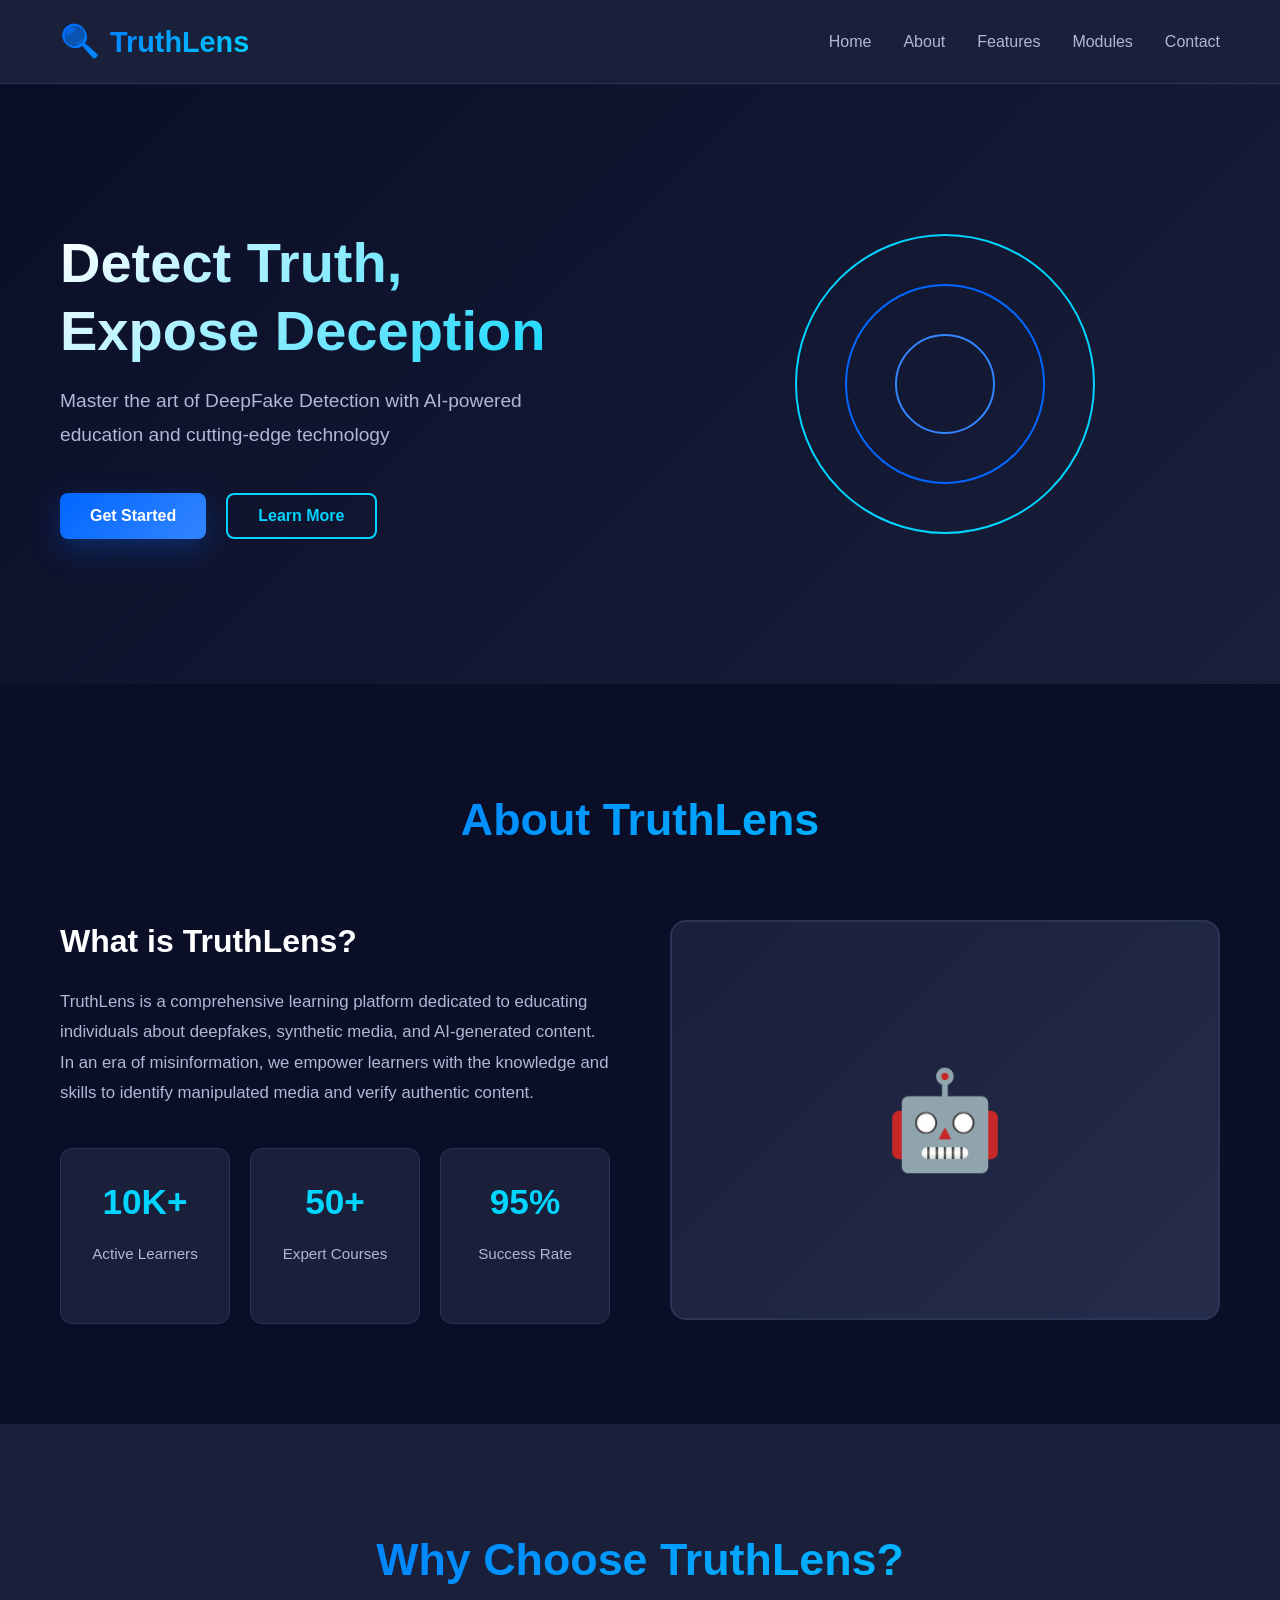
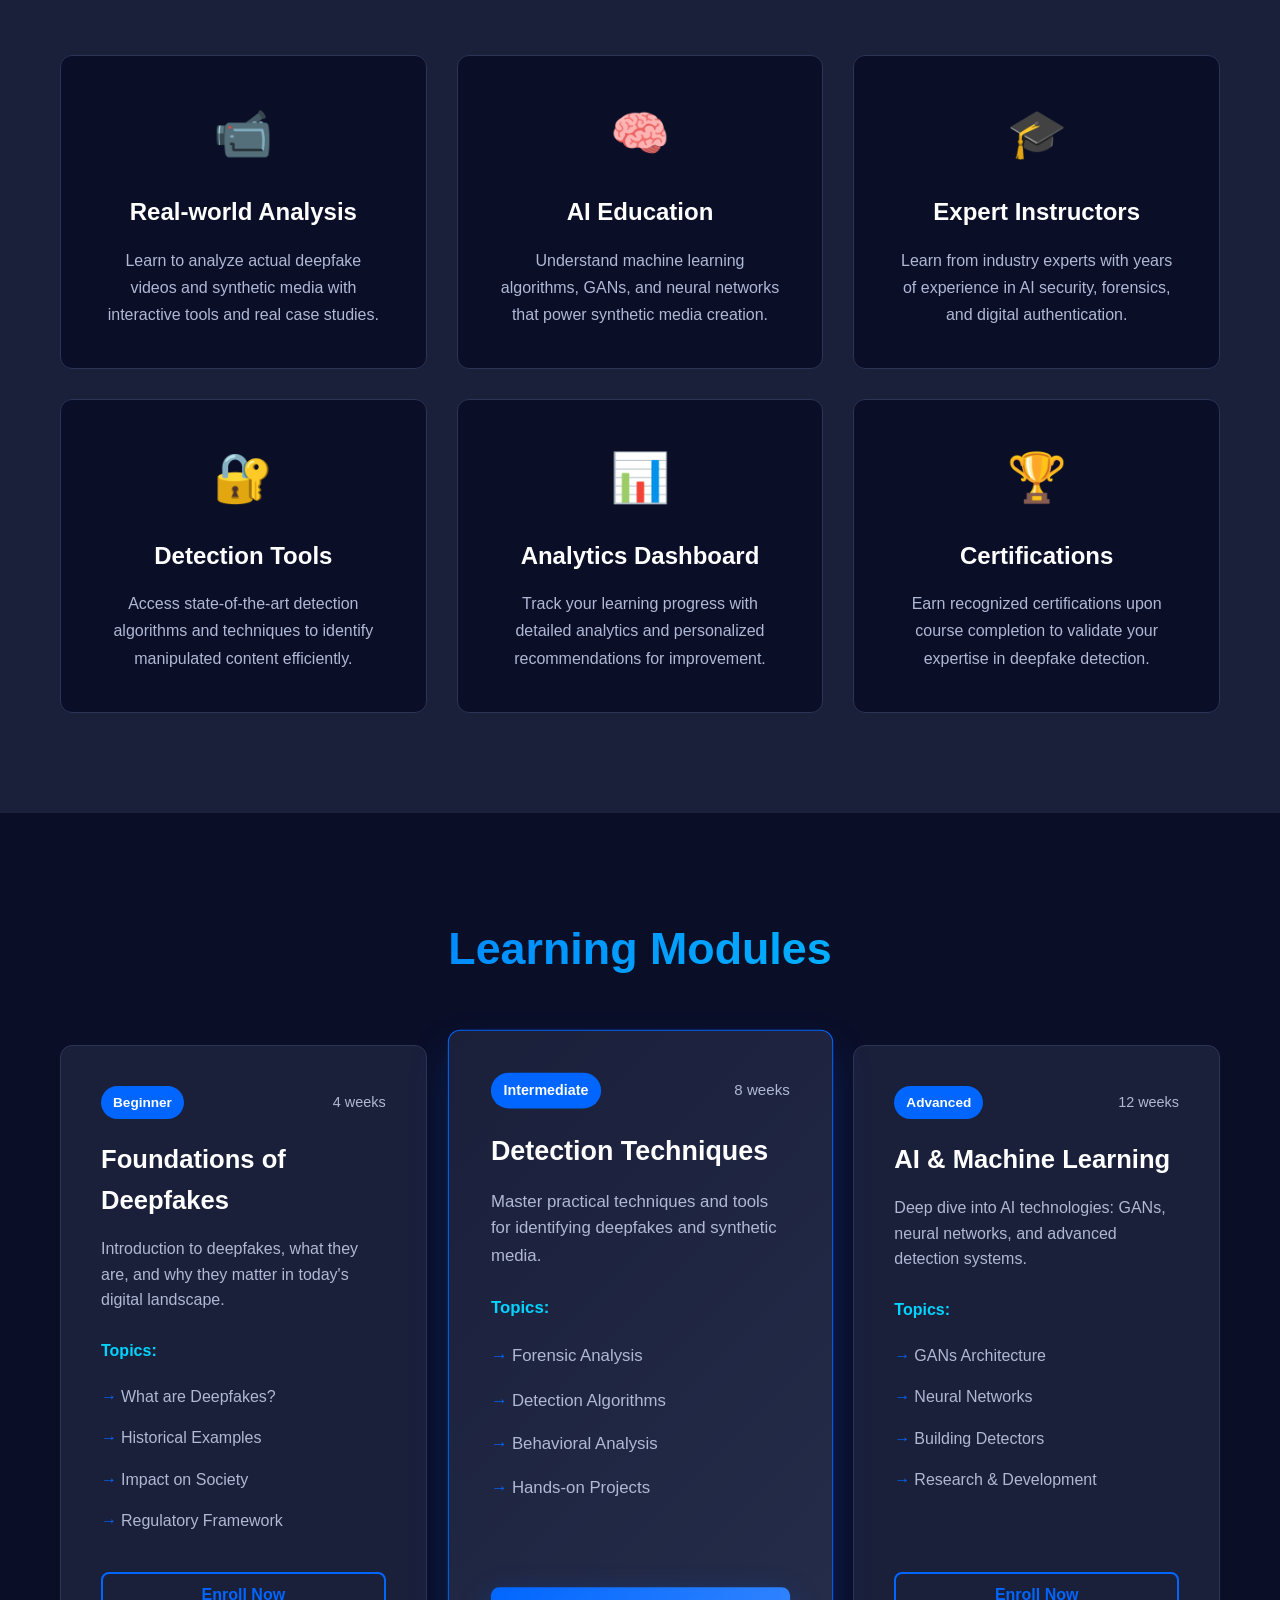
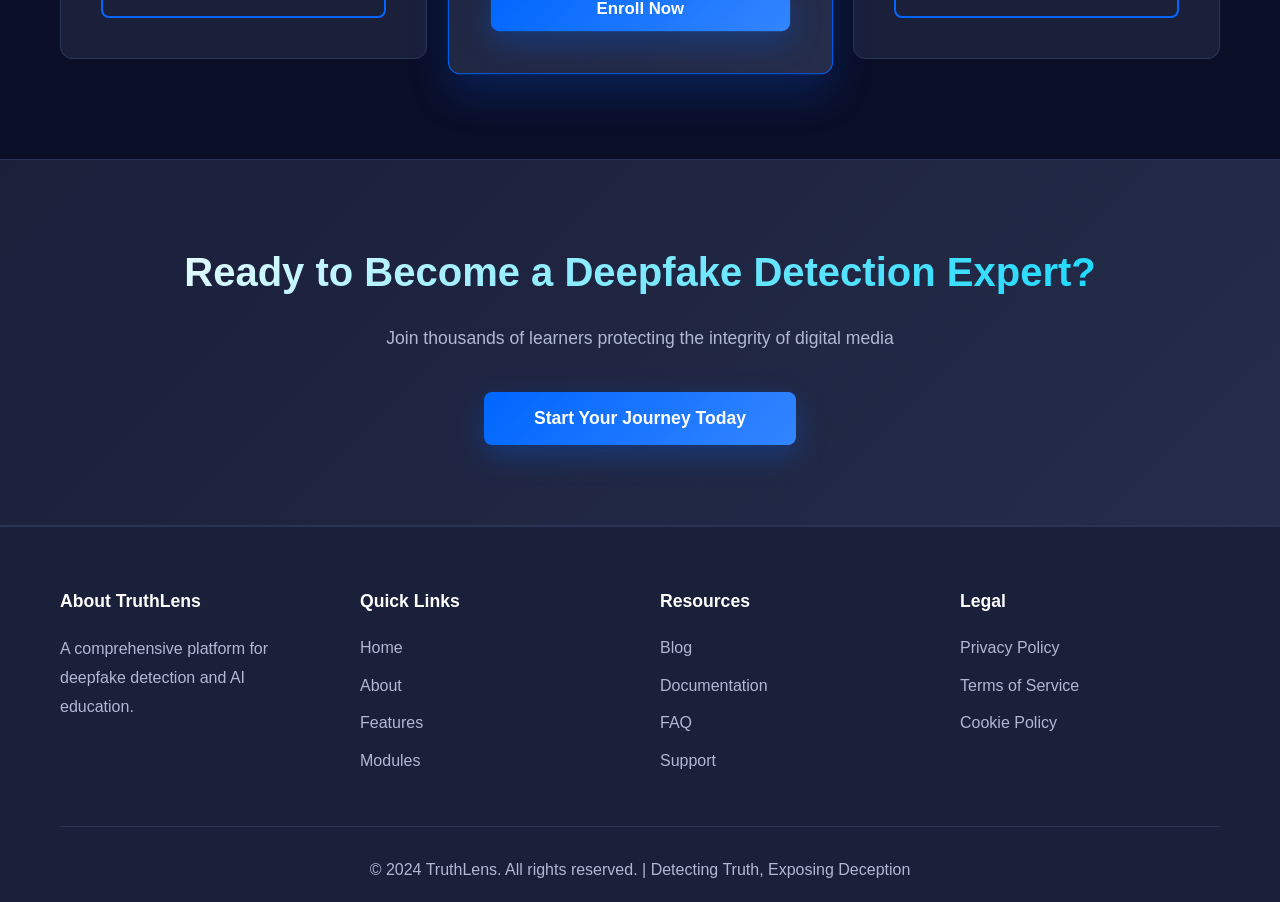
<file: index.html>
<!DOCTYPE html>
<html lang="en">
<head>
    <meta charset="UTF-8">
    <meta name="viewport" content="width=device-width, initial-scale=1.0">
    <title>TruthLens - DeepFake Detection & AI Education Platform</title>
    <link rel="stylesheet" href="styles.css">
</head>
<body>
    <!-- Navigation -->
    <nav class="navbar">
        <div class="container">
            <div class="logo">
                <span class="logo-icon">🔍</span>
                <span class="logo-text">TruthLens</span>
            </div>
            <ul class="nav-links">
                <li><a href="#home">Home</a></li>
                <li><a href="#about">About</a></li>
                <li><a href="#features">Features</a></li>
                <li><a href="#modules">Modules</a></li>
                <li><a href="#contact">Contact</a></li>
            </ul>
        </div>
    </nav>

    <!-- Hero Section -->
    <section id="home" class="hero">
        <div class="container">
            <div class="hero-content">
                <h1 class="hero-title">Detect Truth, Expose Deception</h1>
                <p class="hero-subtitle">Master the art of DeepFake Detection with AI-powered education and cutting-edge technology</p>
                <div class="hero-buttons">
                    <button class="btn btn-primary">Get Started</button>
                    <button class="btn btn-secondary">Learn More</button>
                </div>
            </div>
            <div class="hero-image">
                <div class="hero-visual">
                    <div class="circle circle-1"></div>
                    <div class="circle circle-2"></div>
                    <div class="circle circle-3"></div>
                </div>
            </div>
        </div>
    </section>

    <!-- About Section -->
    <section id="about" class="about">
        <div class="container">
            <h2 class="section-title">About TruthLens</h2>
            <div class="about-grid">
                <div class="about-content">
                    <h3>What is TruthLens?</h3>
                    <p>
                        TruthLens is a comprehensive learning platform dedicated to educating individuals about deepfakes, 
                        synthetic media, and AI-generated content. In an era of misinformation, we empower learners with the 
                        knowledge and skills to identify manipulated media and verify authentic content.
                    </p>
                    <div class="about-stats">
                        <div class="stat">
                            <h4>10K+</h4>
                            <p>Active Learners</p>
                        </div>
                        <div class="stat">
                            <h4>50+</h4>
                            <p>Expert Courses</p>
                        </div>
                        <div class="stat">
                            <h4>95%</h4>
                            <p>Success Rate</p>
                        </div>
                    </div>
                </div>
                <div class="about-image">
                    <div class="image-placeholder">
                        <span class="placeholder-icon">🤖</span>
                    </div>
                </div>
            </div>
        </div>
    </section>

    <!-- Features Section -->
    <section id="features" class="features">
        <div class="container">
            <h2 class="section-title">Why Choose TruthLens?</h2>
            <div class="features-grid">
                <div class="feature-card">
                    <div class="feature-icon">📹</div>
                    <h3>Real-world Analysis</h3>
                    <p>Learn to analyze actual deepfake videos and synthetic media with interactive tools and real case studies.</p>
                </div>
                <div class="feature-card">
                    <div class="feature-icon">🧠</div>
                    <h3>AI Education</h3>
                    <p>Understand machine learning algorithms, GANs, and neural networks that power synthetic media creation.</p>
                </div>
                <div class="feature-card">
                    <div class="feature-icon">🎓</div>
                    <h3>Expert Instructors</h3>
                    <p>Learn from industry experts with years of experience in AI security, forensics, and digital authentication.</p>
                </div>
                <div class="feature-card">
                    <div class="feature-icon">🔐</div>
                    <h3>Detection Tools</h3>
                    <p>Access state-of-the-art detection algorithms and techniques to identify manipulated content efficiently.</p>
                </div>
                <div class="feature-card">
                    <div class="feature-icon">📊</div>
                    <h3>Analytics Dashboard</h3>
                    <p>Track your learning progress with detailed analytics and personalized recommendations for improvement.</p>
                </div>
                <div class="feature-card">
                    <div class="feature-icon">🏆</div>
                    <h3>Certifications</h3>
                    <p>Earn recognized certifications upon course completion to validate your expertise in deepfake detection.</p>
                </div>
            </div>
        </div>
    </section>

    <!-- Learning Modules Section -->
    <section id="modules" class="modules">
        <div class="container">
            <h2 class="section-title">Learning Modules</h2>
            <div class="modules-grid">
                <div class="module-card">
                    <div class="module-header">
                        <span class="module-level">Beginner</span>
                        <span class="module-duration">4 weeks</span>
                    </div>
                    <h3>Foundations of Deepfakes</h3>
                    <p>Introduction to deepfakes, what they are, and why they matter in today's digital landscape.</p>
                    <div class="module-lessons">
                        <p><strong>Topics:</strong></p>
                        <ul>
                            <li>What are Deepfakes?</li>
                            <li>Historical Examples</li>
                            <li>Impact on Society</li>
                            <li>Regulatory Framework</li>
                        </ul>
                    </div>
                    <button class="btn btn-outline">Enroll Now</button>
                </div>

                <div class="module-card featured">
                    <div class="module-header">
                        <span class="module-level">Intermediate</span>
                        <span class="module-duration">8 weeks</span>
                    </div>
                    <h3>Detection Techniques</h3>
                    <p>Master practical techniques and tools for identifying deepfakes and synthetic media.</p>
                    <div class="module-lessons">
                        <p><strong>Topics:</strong></p>
                        <ul>
                            <li>Forensic Analysis</li>
                            <li>Detection Algorithms</li>
                            <li>Behavioral Analysis</li>
                            <li>Hands-on Projects</li>
                        </ul>
                    </div>
                    <button class="btn btn-primary">Enroll Now</button>
                </div>

                <div class="module-card">
                    <div class="module-header">
                        <span class="module-level">Advanced</span>
                        <span class="module-duration">12 weeks</span>
                    </div>
                    <h3>AI & Machine Learning</h3>
                    <p>Deep dive into AI technologies: GANs, neural networks, and advanced detection systems.</p>
                    <div class="module-lessons">
                        <p><strong>Topics:</strong></p>
                        <ul>
                            <li>GANs Architecture</li>
                            <li>Neural Networks</li>
                            <li>Building Detectors</li>
                            <li>Research & Development</li>
                        </ul>
                    </div>
                    <button class="btn btn-outline">Enroll Now</button>
                </div>
            </div>
        </div>
    </section>

    <!-- CTA Section -->
    <section class="cta">
        <div class="container">
            <h2>Ready to Become a Deepfake Detection Expert?</h2>
            <p>Join thousands of learners protecting the integrity of digital media</p>
            <button class="btn btn-primary btn-large">Start Your Journey Today</button>
        </div>
    </section>

    <!-- Footer -->
    <footer class="footer">
        <div class="container">
            <div class="footer-content">
                <div class="footer-section">
                    <h4>About TruthLens</h4>
                    <p>A comprehensive platform for deepfake detection and AI education.</p>
                </div>
                <div class="footer-section">
                    <h4>Quick Links</h4>
                    <ul>
                        <li><a href="#home">Home</a></li>
                        <li><a href="#about">About</a></li>
                        <li><a href="#features">Features</a></li>
                        <li><a href="#modules">Modules</a></li>
                    </ul>
                </div>
                <div class="footer-section">
                    <h4>Resources</h4>
                    <ul>
                        <li><a href="#">Blog</a></li>
                        <li><a href="#">Documentation</a></li>
                        <li><a href="#">FAQ</a></li>
                        <li><a href="#">Support</a></li>
                    </ul>
                </div>
                <div class="footer-section">
                    <h4>Legal</h4>
                    <ul>
                        <li><a href="#">Privacy Policy</a></li>
                        <li><a href="#">Terms of Service</a></li>
                        <li><a href="#">Cookie Policy</a></li>
                    </ul>
                </div>
            </div>
            <div class="footer-bottom">
                <p>&copy; 2024 TruthLens. All rights reserved. | Detecting Truth, Exposing Deception</p>
            </div>
        </div>
    </footer>
</body>
</html>
</file>
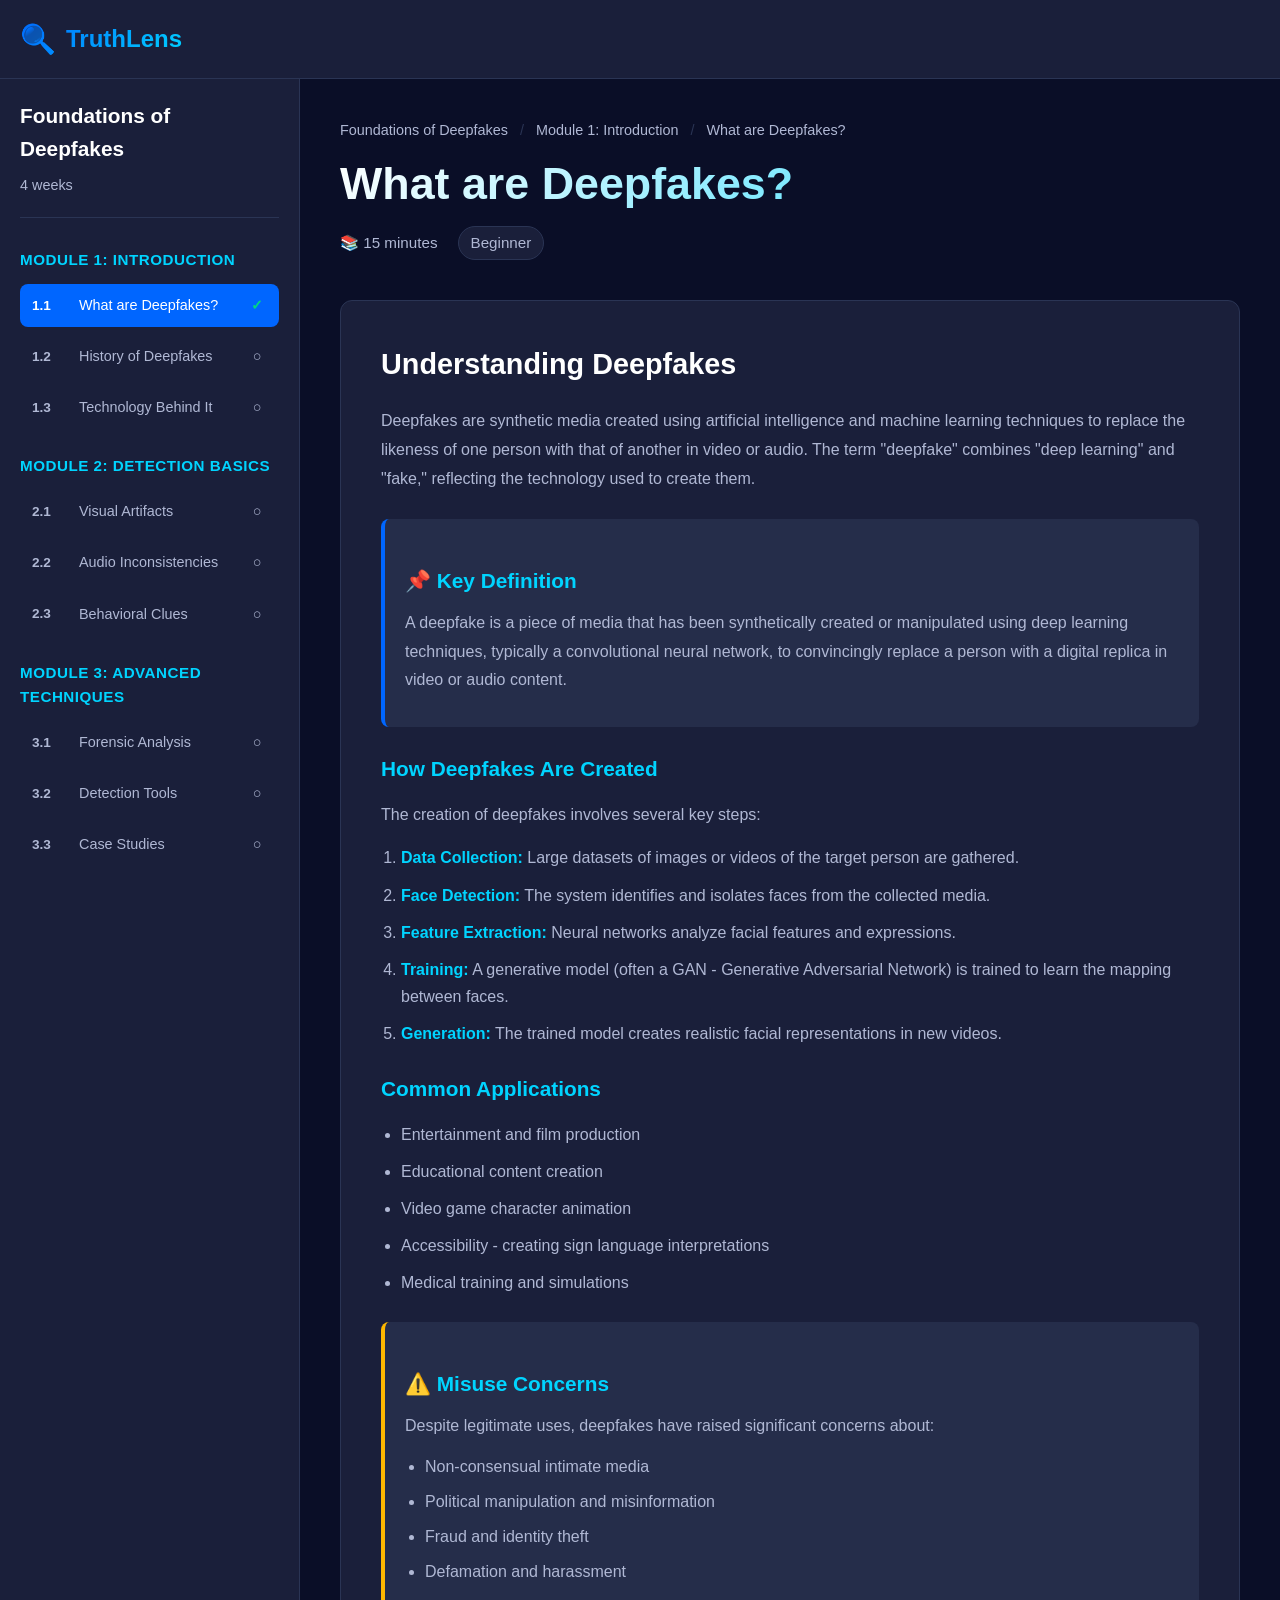
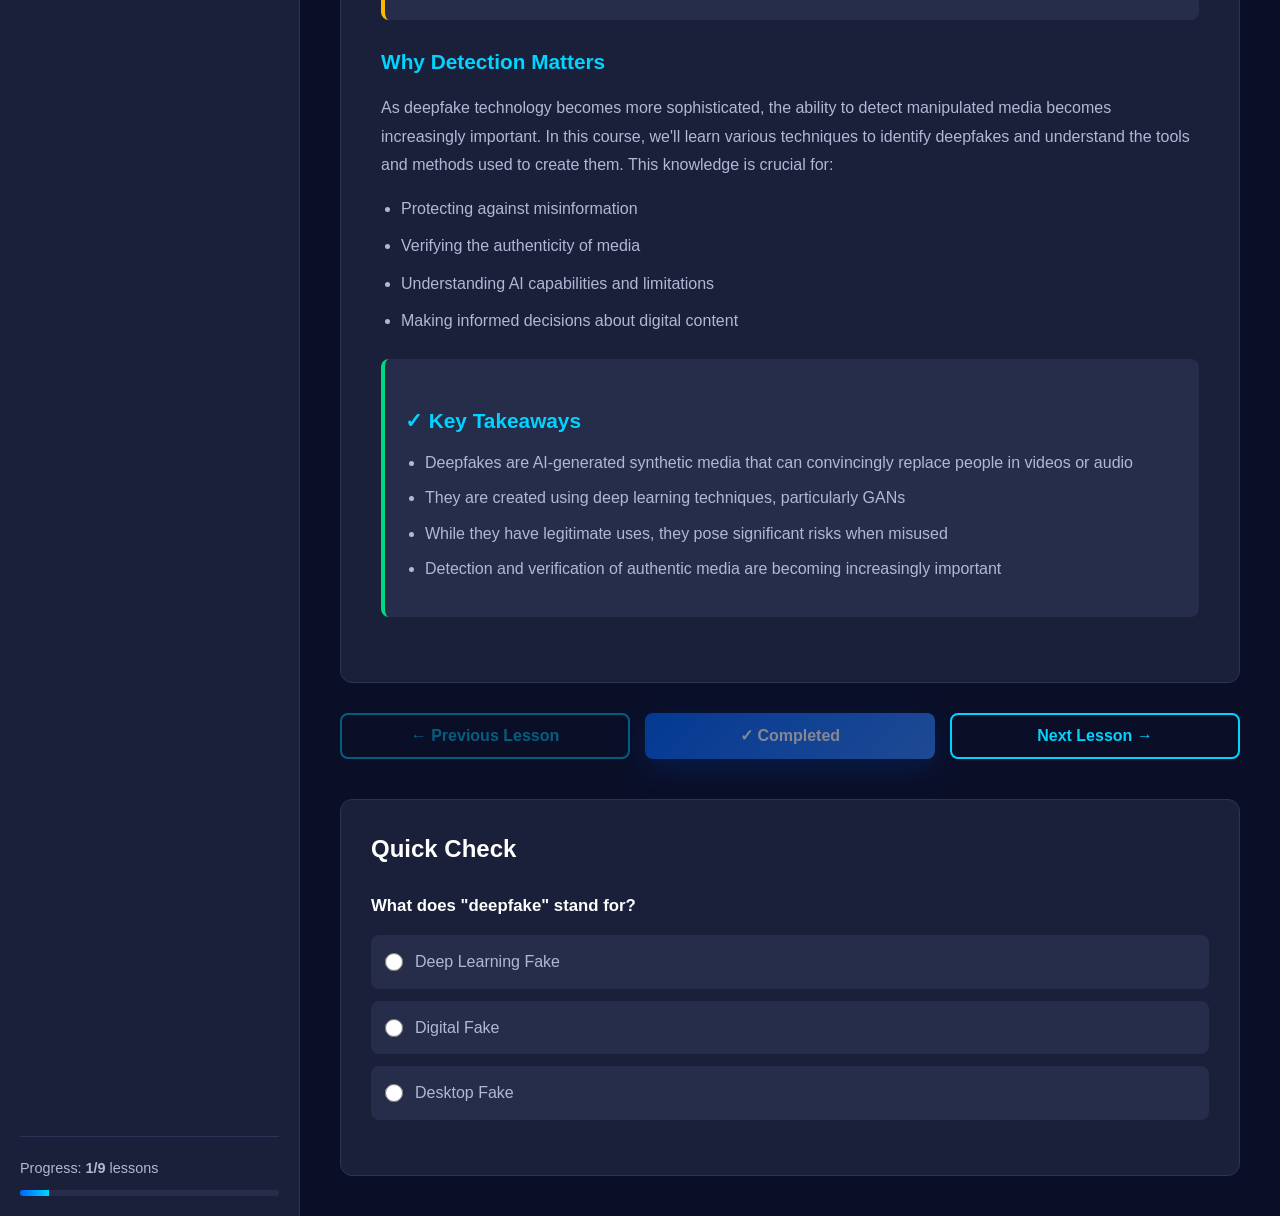
<file: lesson.html>
<!DOCTYPE html>
<html lang="en">
<head>
    <meta charset="UTF-8">
    <meta name="viewport" content="width=device-width, initial-scale=1.0">
    <title>TruthLens - Lesson: Understanding Deepfakes</title>
    <link rel="stylesheet" href="lesson-styles.css">
</head>
<body>
    <!-- Navigation -->
    <nav class="navbar">
        <div class="navbar-container">
            <div class="logo">
                <span class="logo-icon">🔍</span>
                <span class="logo-text">TruthLens</span>
            </div>
            <button class="sidebar-toggle" id="sidebarToggle">
                <span></span>
                <span></span>
                <span></span>
            </button>
        </div>
    </nav>

    <!-- Main Container -->
    <div class="main-container">
        <!-- Sidebar -->
        <aside class="sidebar" id="sidebar">
            <div class="sidebar-header">
                <h2>Foundations of Deepfakes</h2>
                <p class="course-duration">4 weeks</p>
            </div>

            <div class="lessons-list">
                <!-- Module 1 -->
                <div class="lesson-module">
                    <h3 class="module-title">Module 1: Introduction</h3>
                    <div class="lessons">
                        <a href="#lesson1" class="lesson-item active" data-lesson="1">
                            <span class="lesson-number">1.1</span>
                            <span class="lesson-name">What are Deepfakes?</span>
                            <span class="lesson-status completed">✓</span>
                        </a>
                        <a href="#lesson2" class="lesson-item" data-lesson="2">
                            <span class="lesson-number">1.2</span>
                            <span class="lesson-name">History of Deepfakes</span>
                            <span class="lesson-status">○</span>
                        </a>
                        <a href="#lesson3" class="lesson-item" data-lesson="3">
                            <span class="lesson-number">1.3</span>
                            <span class="lesson-name">Technology Behind It</span>
                            <span class="lesson-status">○</span>
                        </a>
                    </div>
                </div>

                <!-- Module 2 -->
                <div class="lesson-module">
                    <h3 class="module-title">Module 2: Detection Basics</h3>
                    <div class="lessons">
                        <a href="#lesson4" class="lesson-item" data-lesson="4">
                            <span class="lesson-number">2.1</span>
                            <span class="lesson-name">Visual Artifacts</span>
                            <span class="lesson-status">○</span>
                        </a>
                        <a href="#lesson5" class="lesson-item" data-lesson="5">
                            <span class="lesson-number">2.2</span>
                            <span class="lesson-name">Audio Inconsistencies</span>
                            <span class="lesson-status">○</span>
                        </a>
                        <a href="#lesson6" class="lesson-item" data-lesson="6">
                            <span class="lesson-number">2.3</span>
                            <span class="lesson-name">Behavioral Clues</span>
                            <span class="lesson-status">○</span>
                        </a>
                    </div>
                </div>

                <!-- Module 3 -->
                <div class="lesson-module">
                    <h3 class="module-title">Module 3: Advanced Techniques</h3>
                    <div class="lessons">
                        <a href="#lesson7" class="lesson-item" data-lesson="7">
                            <span class="lesson-number">3.1</span>
                            <span class="lesson-name">Forensic Analysis</span>
                            <span class="lesson-status">○</span>
                        </a>
                        <a href="#lesson8" class="lesson-item" data-lesson="8">
                            <span class="lesson-number">3.2</span>
                            <span class="lesson-name">Detection Tools</span>
                            <span class="lesson-status">○</span>
                        </a>
                        <a href="#lesson9" class="lesson-item" data-lesson="9">
                            <span class="lesson-number">3.3</span>
                            <span class="lesson-name">Case Studies</span>
                            <span class="lesson-status">○</span>
                        </a>
                    </div>
                </div>
            </div>

            <div class="sidebar-footer">
                <div class="progress-summary">
                    <p>Progress: <strong>1/9</strong> lessons</p>
                    <div class="mini-progress">
                        <div class="mini-progress-fill" style="width: 11%"></div>
                    </div>
                </div>
            </div>
        </aside>

        <!-- Main Content -->
        <main class="main-content">
            <!-- Progress Bar -->
            <div class="progress-bar-container">
                <div class="progress-bar" id="progressBar"></div>
            </div>

            <!-- Lesson Header -->
            <header class="lesson-header">
                <div class="breadcrumb">
                    <span>Foundations of Deepfakes</span>
                    <span class="separator">/</span>
                    <span>Module 1: Introduction</span>
                    <span class="separator">/</span>
                    <span id="lessonBreadcrumb">What are Deepfakes?</span>
                </div>
                <h1 id="lessonTitle">What are Deepfakes?</h1>
                <div class="lesson-meta">
                    <span class="lesson-time">📚 15 minutes</span>
                    <span class="lesson-difficulty">Beginner</span>
                </div>
            </header>

            <!-- Lesson Content -->
            <article class="lesson-content">
                <!-- Lesson 1 Content -->
                <section id="lesson-1" class="lesson-section active">
                    <h2>Understanding Deepfakes</h2>
                    
                    <p>
                        Deepfakes are synthetic media created using artificial intelligence and machine learning techniques 
                        to replace the likeness of one person with that of another in video or audio. The term "deepfake" 
                        combines "deep learning" and "fake," reflecting the technology used to create them.
                    </p>

                    <div class="info-box">
                        <h3>📌 Key Definition</h3>
                        <p>
                            A deepfake is a piece of media that has been synthetically created or manipulated using deep learning 
                            techniques, typically a convolutional neural network, to convincingly replace a person with a digital 
                            replica in video or audio content.
                        </p>
                    </div>

                    <h3>How Deepfakes Are Created</h3>
                    <p>
                        The creation of deepfakes involves several key steps:
                    </p>

                    <ol>
                        <li><strong>Data Collection:</strong> Large datasets of images or videos of the target person are gathered.</li>
                        <li><strong>Face Detection:</strong> The system identifies and isolates faces from the collected media.</li>
                        <li><strong>Feature Extraction:</strong> Neural networks analyze facial features and expressions.</li>
                        <li><strong>Training:</strong> A generative model (often a GAN - Generative Adversarial Network) is trained to learn the mapping between faces.</li>
                        <li><strong>Generation:</strong> The trained model creates realistic facial representations in new videos.</li>
                    </ol>

                    <h3>Common Applications</h3>
                    <ul>
                        <li>Entertainment and film production</li>
                        <li>Educational content creation</li>
                        <li>Video game character animation</li>
                        <li>Accessibility - creating sign language interpretations</li>
                        <li>Medical training and simulations</li>
                    </ul>

                    <div class="warning-box">
                        <h3>⚠️ Misuse Concerns</h3>
                        <p>
                            Despite legitimate uses, deepfakes have raised significant concerns about:
                        </p>
                        <ul>
                            <li>Non-consensual intimate media</li>
                            <li>Political manipulation and misinformation</li>
                            <li>Fraud and identity theft</li>
                            <li>Defamation and harassment</li>
                        </ul>
                    </div>

                    <h3>Why Detection Matters</h3>
                    <p>
                        As deepfake technology becomes more sophisticated, the ability to detect manipulated media becomes 
                        increasingly important. In this course, we'll learn various techniques to identify deepfakes and 
                        understand the tools and methods used to create them. This knowledge is crucial for:
                    </p>

                    <ul>
                        <li>Protecting against misinformation</li>
                        <li>Verifying the authenticity of media</li>
                        <li>Understanding AI capabilities and limitations</li>
                        <li>Making informed decisions about digital content</li>
                    </ul>

                    <div class="key-takeaways">
                        <h3>✓ Key Takeaways</h3>
                        <ul>
                            <li>Deepfakes are AI-generated synthetic media that can convincingly replace people in videos or audio</li>
                            <li>They are created using deep learning techniques, particularly GANs</li>
                            <li>While they have legitimate uses, they pose significant risks when misused</li>
                            <li>Detection and verification of authentic media are becoming increasingly important</li>
                        </ul>
                    </div>
                </section>

                <!-- Lesson 2 Content (Hidden) -->
                <section id="lesson-2" class="lesson-section">
                    <h2>History of Deepfakes</h2>
                    <p>This lesson covers the evolution of deepfake technology...</p>
                </section>

                <!-- Lesson 3 Content (Hidden) -->
                <section id="lesson-3" class="lesson-section">
                    <h2>Technology Behind It</h2>
                    <p>This lesson explores the technological foundations...</p>
                </section>

                <!-- Lesson 4 Content (Hidden) -->
                <section id="lesson-4" class="lesson-section">
                    <h2>Visual Artifacts</h2>
                    <p>This lesson covers visual signs of deepfakes...</p>
                </section>

                <!-- Lesson 5 Content (Hidden) -->
                <section id="lesson-5" class="lesson-section">
                    <h2>Audio Inconsistencies</h2>
                    <p>This lesson explores audio analysis techniques...</p>
                </section>

                <!-- Lesson 6 Content (Hidden) -->
                <section id="lesson-6" class="lesson-section">
                    <h2>Behavioral Clues</h2>
                    <p>This lesson examines behavioral detection methods...</p>
                </section>

                <!-- Lesson 7 Content (Hidden) -->
                <section id="lesson-7" class="lesson-section">
                    <h2>Forensic Analysis</h2>
                    <p>This lesson covers forensic analysis techniques...</p>
                </section>

                <!-- Lesson 8 Content (Hidden) -->
                <section id="lesson-8" class="lesson-section">
                    <h2>Detection Tools</h2>
                    <p>This lesson introduces detection tools...</p>
                </section>

                <!-- Lesson 9 Content (Hidden) -->
                <section id="lesson-9" class="lesson-section">
                    <h2>Case Studies</h2>
                    <p>This lesson examines real-world case studies...</p>
                </section>
            </article>

            <!-- Lesson Navigation -->
            <div class="lesson-footer">
                <button class="btn btn-secondary" id="prevBtn" onclick="previousLesson()">
                    ← Previous Lesson
                </button>

                <button class="btn btn-primary" id="completeBtn" onclick="markAsCompleted()">
                    ✓ Mark as Completed
                </button>

                <button class="btn btn-secondary" id="nextBtn" onclick="nextLesson()">
                    Next Lesson →
                </button>
            </div>

            <!-- Quiz Section -->
            <section class="quiz-section">
                <h2>Quick Check</h2>
                <div class="quiz-question">
                    <p><strong>What does "deepfake" stand for?</strong></p>
                    <div class="quiz-options">
                        <label class="quiz-option">
                            <input type="radio" name="q1" value="a">
                            <span>Deep Learning Fake</span>
                        </label>
                        <label class="quiz-option">
                            <input type="radio" name="q1" value="b">
                            <span>Digital Fake</span>
                        </label>
                        <label class="quiz-option">
                            <input type="radio" name="q1" value="c">
                            <span>Desktop Fake</span>
                        </label>
                    </div>
                </div>
            </section>
        </main>
    </div>

    <script src="lesson-script.js"></script>
</body>
</html>
</file>
<file: styles.css>
/* ========================================
   TruthLens - Modern LMS Platform
   Dark Mode with Blue Accents
   ======================================== */

/* Root Colors */
:root {
    --primary-color: #0066ff;
    --primary-dark: #0052cc;
    --primary-light: #3385ff;
    --accent-color: #00d4ff;
    --dark-bg: #0a0e27;
    --dark-secondary: #1a1f3a;
    --dark-tertiary: #252d4a;
    --text-primary: #ffffff;
    --text-secondary: #b0b8d4;
    --border-color: #2a3454;
    --success-color: #00d981;
    --warning-color: #ffb800;
    --error-color: #ff4444;
}

/* Reset & Base Styles */
* {
    margin: 0;
    padding: 0;
    box-sizing: border-box;
}

html {
    scroll-behavior: smooth;
}

body {
    font-family: 'Segoe UI', Tahoma, Geneva, Verdana, sans-serif;
    background-color: var(--dark-bg);
    color: var(--text-primary);
    line-height: 1.6;
    overflow-x: hidden;
}

.container {
    max-width: 1200px;
    margin: 0 auto;
    padding: 0 20px;
}

/* ========================================
   Navigation Bar
   ======================================== */
.navbar {
    background-color: var(--dark-secondary);
    border-bottom: 1px solid var(--border-color);
    position: sticky;
    top: 0;
    z-index: 100;
    backdrop-filter: blur(10px);
}

.navbar .container {
    display: flex;
    justify-content: space-between;
    align-items: center;
    padding: 1rem 20px;
}

.logo {
    display: flex;
    align-items: center;
    gap: 10px;
    font-size: 1.8rem;
    font-weight: 700;
    background: linear-gradient(135deg, var(--primary-color), var(--accent-color));
    -webkit-background-clip: text;
    -webkit-text-fill-color: transparent;
    background-clip: text;
}

.logo-icon {
    font-size: 2rem;
}

.nav-links {
    display: flex;
    list-style: none;
    gap: 2rem;
}

.nav-links a {
    color: var(--text-secondary);
    text-decoration: none;
    transition: color 0.3s ease;
    font-weight: 500;
}

.nav-links a:hover {
    color: var(--accent-color);
}

/* ========================================
   Hero Section
   ======================================== */
.hero {
    padding: 100px 0;
    background: linear-gradient(135deg, var(--dark-bg) 0%, var(--dark-secondary) 100%);
}

.hero .container {
    display: grid;
    grid-template-columns: 1fr 1fr;
    gap: 60px;
    align-items: center;
}

.hero-title {
    font-size: 3.5rem;
    font-weight: 800;
    margin-bottom: 20px;
    background: linear-gradient(135deg, var(--text-primary), var(--accent-color));
    -webkit-background-clip: text;
    -webkit-text-fill-color: transparent;
    background-clip: text;
    line-height: 1.2;
}

.hero-subtitle {
    font-size: 1.2rem;
    color: var(--text-secondary);
    margin-bottom: 40px;
    line-height: 1.8;
}

.hero-buttons {
    display: flex;
    gap: 20px;
    flex-wrap: wrap;
}

/* ========================================
   Buttons
   ======================================== */
.btn {
    padding: 12px 30px;
    border: none;
    border-radius: 8px;
    font-size: 1rem;
    font-weight: 600;
    cursor: pointer;
    transition: all 0.3s ease;
    text-decoration: none;
    display: inline-block;
}

.btn-primary {
    background: linear-gradient(135deg, var(--primary-color), var(--primary-light));
    color: white;
    box-shadow: 0 10px 30px rgba(0, 102, 255, 0.3);
}

.btn-primary:hover {
    transform: translateY(-3px);
    box-shadow: 0 15px 40px rgba(0, 102, 255, 0.5);
}

.btn-secondary {
    background-color: transparent;
    color: var(--accent-color);
    border: 2px solid var(--accent-color);
}

.btn-secondary:hover {
    background-color: var(--accent-color);
    color: var(--dark-bg);
    transform: translateY(-3px);
}

.btn-outline {
    background-color: transparent;
    color: var(--primary-color);
    border: 2px solid var(--primary-color);
}

.btn-outline:hover {
    background-color: var(--primary-color);
    color: white;
}

.btn-large {
    padding: 16px 50px;
    font-size: 1.1rem;
}

/* Hero Visual */
.hero-visual {
    position: relative;
    height: 400px;
    display: flex;
    align-items: center;
    justify-content: center;
}

.circle {
    position: absolute;
    border-radius: 50%;
    border: 2px solid;
    animation: float 6s ease-in-out infinite;
}

.circle-1 {
    width: 200px;
    height: 200px;
    border-color: var(--primary-color);
    animation-delay: 0s;
}

.circle-2 {
    width: 300px;
    height: 300px;
    border-color: var(--accent-color);
    animation-delay: 1s;
}

.circle-3 {
    width: 100px;
    height: 100px;
    border-color: var(--primary-light);
    animation-delay: 2s;
}

@keyframes float {
    0%, 100% {
        transform: translateY(0px) rotate(0deg);
    }
    50% {
        transform: translateY(-30px) rotate(180deg);
    }
}

/* ========================================
   About Section
   ======================================== */
.about {
    padding: 100px 0;
    background-color: var(--dark-bg);
}

.section-title {
    font-size: 2.8rem;
    font-weight: 700;
    text-align: center;
    margin-bottom: 60px;
    background: linear-gradient(135deg, var(--primary-color), var(--accent-color));
    -webkit-background-clip: text;
    -webkit-text-fill-color: transparent;
    background-clip: text;
}

.about-grid {
    display: grid;
    grid-template-columns: 1fr 1fr;
    gap: 60px;
    align-items: center;
}

.about-content h3 {
    font-size: 2rem;
    margin-bottom: 20px;
    color: var(--text-primary);
}

.about-content p {
    color: var(--text-secondary);
    margin-bottom: 30px;
    line-height: 1.8;
    font-size: 1.05rem;
}

.about-stats {
    display: grid;
    grid-template-columns: repeat(3, 1fr);
    gap: 20px;
    margin-top: 40px;
}

.stat {
    background-color: var(--dark-secondary);
    padding: 25px;
    border-radius: 12px;
    text-align: center;
    border: 1px solid var(--border-color);
    transition: all 0.3s ease;
}

.stat:hover {
    background-color: var(--dark-tertiary);
    border-color: var(--primary-color);
}

.stat h4 {
    font-size: 2.2rem;
    color: var(--accent-color);
    margin-bottom: 10px;
}

.stat p {
    font-size: 0.95rem;
    color: var(--text-secondary);
}

.image-placeholder {
    display: flex;
    align-items: center;
    justify-content: center;
    background: linear-gradient(135deg, var(--dark-secondary), var(--dark-tertiary));
    border-radius: 16px;
    height: 400px;
    border: 2px solid var(--border-color);
}

.placeholder-icon {
    font-size: 6rem;
}

/* ========================================
   Features Section
   ======================================== */
.features {
    padding: 100px 0;
    background-color: var(--dark-secondary);
}

.features-grid {
    display: grid;
    grid-template-columns: repeat(auto-fit, minmax(300px, 1fr));
    gap: 30px;
}

.feature-card {
    background-color: var(--dark-bg);
    padding: 40px;
    border-radius: 12px;
    border: 1px solid var(--border-color);
    text-align: center;
    transition: all 0.3s ease;
    position: relative;
    overflow: hidden;
}

.feature-card::before {
    content: '';
    position: absolute;
    top: 0;
    left: -100%;
    width: 100%;
    height: 4px;
    background: linear-gradient(90deg, var(--primary-color), var(--accent-color));
    transition: left 0.3s ease;
}

.feature-card:hover {
    border-color: var(--primary-color);
    transform: translateY(-10px);
    background-color: var(--dark-tertiary);
}

.feature-card:hover::before {
    left: 0;
}

.feature-icon {
    font-size: 3rem;
    margin-bottom: 20px;
}

.feature-card h3 {
    font-size: 1.5rem;
    margin-bottom: 15px;
    color: var(--text-primary);
}

.feature-card p {
    color: var(--text-secondary);
    line-height: 1.7;
}

/* ========================================
   Learning Modules Section
   ======================================== */
.modules {
    padding: 100px 0;
    background-color: var(--dark-bg);
}

.modules-grid {
    display: grid;
    grid-template-columns: repeat(auto-fit, minmax(320px, 1fr));
    gap: 30px;
}

.module-card {
    background-color: var(--dark-secondary);
    border: 1px solid var(--border-color);
    border-radius: 12px;
    padding: 40px;
    transition: all 0.3s ease;
    display: flex;
    flex-direction: column;
}

.module-card.featured {
    border-color: var(--primary-color);
    background: linear-gradient(135deg, var(--dark-secondary) 0%, var(--dark-tertiary) 100%);
    transform: scale(1.05);
    box-shadow: 0 20px 40px rgba(0, 102, 255, 0.2);
}

.module-card:hover {
    transform: translateY(-10px);
    border-color: var(--accent-color);
}

.module-card.featured:hover {
    transform: scale(1.05) translateY(-10px);
}

.module-header {
    display: flex;
    justify-content: space-between;
    align-items: center;
    margin-bottom: 20px;
}

.module-level {
    background-color: var(--primary-color);
    color: white;
    padding: 6px 12px;
    border-radius: 20px;
    font-size: 0.85rem;
    font-weight: 600;
}

.module-duration {
    color: var(--text-secondary);
    font-size: 0.9rem;
}

.module-card h3 {
    font-size: 1.6rem;
    margin-bottom: 15px;
    color: var(--text-primary);
}

.module-card > p {
    color: var(--text-secondary);
    margin-bottom: 25px;
    line-height: 1.6;
}

.module-lessons {
    flex-grow: 1;
    margin-bottom: 30px;
}

.module-lessons p {
    font-weight: 600;
    color: var(--accent-color);
    margin-bottom: 12px;
}

.module-lessons ul {
    list-style: none;
}

.module-lessons li {
    color: var(--text-secondary);
    padding: 8px 0;
    padding-left: 20px;
    position: relative;
}

.module-lessons li::before {
    content: '→';
    position: absolute;
    left: 0;
    color: var(--primary-color);
}

/* ========================================
   CTA Section
   ======================================== */
.cta {
    padding: 80px 0;
    background: linear-gradient(135deg, var(--dark-secondary) 0%, var(--dark-tertiary) 100%);
    border-top: 1px solid var(--border-color);
    border-bottom: 1px solid var(--border-color);
}

.cta .container {
    text-align: center;
}

.cta h2 {
    font-size: 2.5rem;
    margin-bottom: 20px;
    background: linear-gradient(135deg, var(--text-primary), var(--accent-color));
    -webkit-background-clip: text;
    -webkit-text-fill-color: transparent;
    background-clip: text;
}

.cta p {
    color: var(--text-secondary);
    margin-bottom: 40px;
    font-size: 1.1rem;
}

/* ========================================
   Footer
   ======================================== */
.footer {
    background-color: var(--dark-secondary);
    border-top: 1px solid var(--border-color);
    padding: 60px 0 20px;
}

.footer-content {
    display: grid;
    grid-template-columns: repeat(auto-fit, minmax(200px, 1fr));
    gap: 40px;
    margin-bottom: 40px;
}

.footer-section h4 {
    color: var(--text-primary);
    margin-bottom: 20px;
    font-size: 1.1rem;
}

.footer-section p {
    color: var(--text-secondary);
    line-height: 1.8;
}

.footer-section ul {
    list-style: none;
}

.footer-section ul li {
    margin-bottom: 12px;
}

.footer-section ul li a {
    color: var(--text-secondary);
    text-decoration: none;
    transition: color 0.3s ease;
}

.footer-section ul li a:hover {
    color: var(--accent-color);
}

.footer-bottom {
    border-top: 1px solid var(--border-color);
    padding-top: 30px;
    text-align: center;
    color: var(--text-secondary);
}

/* ========================================
   Responsive Design
   ======================================== */
@media (max-width: 768px) {
    .hero .container,
    .about-grid {
        grid-template-columns: 1fr;
    }

    .hero-title {
        font-size: 2.5rem;
    }

    .hero-subtitle {
        font-size: 1rem;
    }

    .section-title {
        font-size: 2rem;
    }

    .nav-links {
        gap: 1rem;
        font-size: 0.9rem;
    }

    .features-grid,
    .modules-grid {
        grid-template-columns: 1fr;
    }

    .module-card.featured {
        transform: scale(1);
    }

    .module-card.featured:hover {
        transform: translateY(-10px);
    }

    .about-stats {
        grid-template-columns: 1fr;
    }

    .hero-buttons {
        flex-direction: column;
    }

    .btn {
        width: 100%;
        text-align: center;
    }

    .cta h2 {
        font-size: 1.8rem;
    }
}

@media (max-width: 480px) {
    .navbar .container {
        flex-direction: column;
        gap: 15px;
    }

    .nav-links {
        flex-direction: column;
        gap: 0.5rem;
        text-align: center;
    }

    .hero {
        padding: 60px 0;
    }

    .hero-title {
        font-size: 2rem;
    }

    .section-title {
        font-size: 1.6rem;
    }

    .hero-visual {
        height: 250px;
    }

    .circle-1 {
        width: 120px;
        height: 120px;
    }

    .circle-2 {
        width: 180px;
        height: 180px;
    }

    .circle-3 {
        width: 60px;
        height: 60px;
    }
}

/* ========================================
   Scrollbar Styling
   ======================================== */
::-webkit-scrollbar {
    width: 10px;
}

::-webkit-scrollbar-track {
    background: var(--dark-bg);
}

::-webkit-scrollbar-thumb {
    background: var(--primary-color);
    border-radius: 5px;
}

::-webkit-scrollbar-thumb:hover {
    background: var(--primary-light);
}
</file>
<file: lesson-styles.css>
/* ========================================
   TruthLens - Lesson Page Styles
   Dark Mode with Blue Accents
   ======================================== */

:root {
    --primary-color: #0066ff;
    --primary-dark: #0052cc;
    --primary-light: #3385ff;
    --accent-color: #00d4ff;
    --dark-bg: #0a0e27;
    --dark-secondary: #1a1f3a;
    --dark-tertiary: #252d4a;
    --text-primary: #ffffff;
    --text-secondary: #b0b8d4;
    --border-color: #2a3454;
    --success-color: #00d981;
    --warning-color: #ffb800;
    --error-color: #ff4444;
}

/* Reset & Base Styles */
* {
    margin: 0;
    padding: 0;
    box-sizing: border-box;
}

html {
    scroll-behavior: smooth;
}

body {
    font-family: 'Segoe UI', Tahoma, Geneva, Verdana, sans-serif;
    background-color: var(--dark-bg);
    color: var(--text-primary);
    line-height: 1.6;
    overflow-x: hidden;
}

/* ========================================
   Navigation Bar
   ======================================== */
.navbar {
    background-color: var(--dark-secondary);
    border-bottom: 1px solid var(--border-color);
    position: sticky;
    top: 0;
    z-index: 1000;
    backdrop-filter: blur(10px);
}

.navbar-container {
    max-width: 1400px;
    margin: 0 auto;
    padding: 1rem 20px;
    display: flex;
    justify-content: space-between;
    align-items: center;
}

.logo {
    display: flex;
    align-items: center;
    gap: 10px;
    font-size: 1.5rem;
    font-weight: 700;
    background: linear-gradient(135deg, var(--primary-color), var(--accent-color));
    -webkit-background-clip: text;
    -webkit-text-fill-color: transparent;
    background-clip: text;
}

.logo-icon {
    font-size: 1.8rem;
}

.sidebar-toggle {
    display: none;
    flex-direction: column;
    gap: 5px;
    background: none;
    border: none;
    cursor: pointer;
    z-index: 1100;
}

.sidebar-toggle span {
    width: 25px;
    height: 3px;
    background-color: var(--accent-color);
    border-radius: 2px;
    transition: all 0.3s ease;
}

.sidebar-toggle.active span:nth-child(1) {
    transform: rotate(45deg) translate(8px, 8px);
}

.sidebar-toggle.active span:nth-child(2) {
    opacity: 0;
}

.sidebar-toggle.active span:nth-child(3) {
    transform: rotate(-45deg) translate(8px, -8px);
}

/* ========================================
   Main Container
   ======================================== */
.main-container {
    display: grid;
    grid-template-columns: 300px 1fr;
    max-width: 1400px;
    margin: 0 auto;
    min-height: calc(100vh - 70px);
}

/* ========================================
   Sidebar
   ======================================== */
.sidebar {
    background-color: var(--dark-secondary);
    border-right: 1px solid var(--border-color);
    overflow-y: auto;
    padding: 20px;
    display: flex;
    flex-direction: column;
    transition: transform 0.3s ease;
}

.sidebar-header {
    margin-bottom: 30px;
    border-bottom: 1px solid var(--border-color);
    padding-bottom: 20px;
}

.sidebar-header h2 {
    font-size: 1.3rem;
    margin-bottom: 8px;
    color: var(--text-primary);
}

.course-duration {
    font-size: 0.9rem;
    color: var(--text-secondary);
}

.lessons-list {
    flex: 1;
    margin-bottom: 20px;
}

.lesson-module {
    margin-bottom: 25px;
}

.module-title {
    font-size: 0.95rem;
    font-weight: 700;
    color: var(--accent-color);
    margin-bottom: 12px;
    text-transform: uppercase;
    letter-spacing: 0.5px;
}

.lessons {
    display: flex;
    flex-direction: column;
    gap: 8px;
}

.lesson-item {
    display: flex;
    align-items: center;
    gap: 12px;
    padding: 10px 12px;
    border-radius: 8px;
    text-decoration: none;
    color: var(--text-secondary);
    transition: all 0.3s ease;
    cursor: pointer;
}

.lesson-item:hover {
    background-color: var(--dark-tertiary);
    color: var(--text-primary);
}

.lesson-item.active {
    background-color: var(--primary-color);
    color: white;
}

.lesson-number {
    font-weight: 600;
    font-size: 0.85rem;
    min-width: 35px;
}

.lesson-name {
    flex: 1;
    font-size: 0.9rem;
}

.lesson-status {
    font-size: 0.9rem;
    font-weight: bold;
    min-width: 20px;
    text-align: center;
}

.lesson-status.completed {
    color: var(--success-color);
}

.sidebar-footer {
    border-top: 1px solid var(--border-color);
    padding-top: 20px;
    margin-top: 20px;
}

.progress-summary p {
    font-size: 0.9rem;
    color: var(--text-secondary);
    margin-bottom: 10px;
}

.mini-progress {
    width: 100%;
    height: 6px;
    background-color: var(--dark-tertiary);
    border-radius: 3px;
    overflow: hidden;
}

.mini-progress-fill {
    height: 100%;
    background: linear-gradient(90deg, var(--primary-color), var(--accent-color));
    transition: width 0.3s ease;
}

/* ========================================
   Main Content
   ======================================== */
.main-content {
    padding: 40px;
    overflow-y: auto;
}

/* Progress Bar */
.progress-bar-container {
    position: fixed;
    top: 0;
    left: 0;
    right: 0;
    height: 4px;
    background-color: var(--dark-tertiary);
    z-index: 999;
}

.progress-bar {
    height: 100%;
    background: linear-gradient(90deg, var(--primary-color), var(--accent-color));
    width: 0;
    transition: width 0.3s ease;
}

/* Lesson Header */
.lesson-header {
    margin-bottom: 40px;
}

.breadcrumb {
    font-size: 0.9rem;
    color: var(--text-secondary);
    margin-bottom: 15px;
}

.breadcrumb .separator {
    margin: 0 8px;
    color: var(--border-color);
}

#lessonTitle {
    font-size: 2.8rem;
    font-weight: 800;
    margin-bottom: 15px;
    background: linear-gradient(135deg, var(--text-primary), var(--accent-color));
    -webkit-background-clip: text;
    -webkit-text-fill-color: transparent;
    background-clip: text;
    line-height: 1.2;
}

.lesson-meta {
    display: flex;
    gap: 20px;
    flex-wrap: wrap;
}

.lesson-time,
.lesson-difficulty {
    font-size: 0.95rem;
    color: var(--text-secondary);
    display: flex;
    align-items: center;
    gap: 6px;
}

.lesson-difficulty {
    background-color: var(--dark-secondary);
    padding: 4px 12px;
    border-radius: 20px;
    border: 1px solid var(--border-color);
}

/* Lesson Content */
.lesson-content {
    background-color: var(--dark-secondary);
    border: 1px solid var(--border-color);
    border-radius: 12px;
    padding: 40px;
    margin-bottom: 30px;
}

.lesson-section {
    display: none;
}

.lesson-section.active {
    display: block;
}

.lesson-section h2 {
    font-size: 1.8rem;
    margin-bottom: 20px;
    color: var(--text-primary);
}

.lesson-section h3 {
    font-size: 1.3rem;
    margin-top: 25px;
    margin-bottom: 15px;
    color: var(--accent-color);
}

.lesson-section p {
    margin-bottom: 15px;
    color: var(--text-secondary);
    line-height: 1.8;
}

.lesson-section ol,
.lesson-section ul {
    margin-left: 20px;
    margin-bottom: 15px;
}

.lesson-section li {
    margin-bottom: 10px;
    color: var(--text-secondary);
    line-height: 1.7;
}

.lesson-section li strong {
    color: var(--accent-color);
}

/* Info Boxes */
.info-box,
.warning-box,
.key-takeaways {
    border-left: 4px solid;
    padding: 20px;
    margin: 25px 0;
    border-radius: 8px;
    background-color: var(--dark-tertiary);
}

.info-box {
    border-left-color: var(--primary-color);
}

.warning-box {
    border-left-color: var(--warning-color);
}

.key-takeaways {
    border-left-color: var(--success-color);
}

.info-box h3,
.warning-box h3,
.key-takeaways h3 {
    margin-bottom: 12px;
}

.info-box p,
.warning-box p,
.key-takeaways p {
    margin-bottom: 12px;
}

.info-box ul,
.warning-box ul,
.key-takeaways ul {
    margin-left: 20px;
}

.info-box li,
.warning-box li,
.key-takeaways li {
    margin-bottom: 8px;
}

/* Buttons */
.btn {
    padding: 12px 24px;
    border: none;
    border-radius: 8px;
    font-size: 1rem;
    font-weight: 600;
    cursor: pointer;
    transition: all 0.3s ease;
    text-decoration: none;
    display: inline-block;
}

.btn-primary {
    background: linear-gradient(135deg, var(--primary-color), var(--primary-light));
    color: white;
    box-shadow: 0 10px 30px rgba(0, 102, 255, 0.3);
}

.btn-primary:hover {
    transform: translateY(-3px);
    box-shadow: 0 15px 40px rgba(0, 102, 255, 0.5);
}

.btn-secondary {
    background-color: transparent;
    color: var(--accent-color);
    border: 2px solid var(--accent-color);
}

.btn-secondary:hover {
    background-color: var(--accent-color);
    color: var(--dark-bg);
    transform: translateY(-3px);
}

.btn:disabled {
    opacity: 0.5;
    cursor: not-allowed;
    transform: none !important;
}

/* Lesson Footer Navigation */
.lesson-footer {
    display: grid;
    grid-template-columns: 1fr 1fr 1fr;
    gap: 15px;
    margin-bottom: 40px;
}

.lesson-footer .btn {
    width: 100%;
    text-align: center;
}

#prevBtn:disabled,
#nextBtn:disabled {
    opacity: 0.4;
}

/* Quiz Section */
.quiz-section {
    background-color: var(--dark-secondary);
    border: 1px solid var(--border-color);
    border-radius: 12px;
    padding: 30px;
    margin-top: 30px;
}

.quiz-section h2 {
    font-size: 1.5rem;
    margin-bottom: 25px;
    color: var(--text-primary);
}

.quiz-question {
    margin-bottom: 25px;
}

.quiz-question p {
    font-size: 1.05rem;
    color: var(--text-primary);
    margin-bottom: 15px;
}

.quiz-options {
    display: flex;
    flex-direction: column;
    gap: 12px;
}

.quiz-option {
    display: flex;
    align-items: center;
    gap: 12px;
    padding: 12px;
    background-color: var(--dark-tertiary);
    border: 2px solid transparent;
    border-radius: 8px;
    cursor: pointer;
    transition: all 0.3s ease;
}

.quiz-option:hover {
    border-color: var(--primary-color);
    background-color: var(--dark-bg);
}

.quiz-option input[type="radio"] {
    cursor: pointer;
    width: 18px;
    height: 18px;
    accent-color: var(--primary-color);
}

.quiz-option span {
    color: var(--text-secondary);
    flex: 1;
}

/* ========================================
   Scrollbar Styling
   ======================================== */
::-webkit-scrollbar {
    width: 10px;
}

::-webkit-scrollbar-track {
    background: var(--dark-bg);
}

::-webkit-scrollbar-thumb {
    background: var(--primary-color);
    border-radius: 5px;
}

::-webkit-scrollbar-thumb:hover {
    background: var(--primary-light);
}

/* ========================================
   Responsive Design
   ======================================== */
@media (max-width: 1024px) {
    .main-container {
        grid-template-columns: 250px 1fr;
    }

    .main-content {
        padding: 30px;
    }

    .lesson-content {
        padding: 30px;
    }

    #lessonTitle {
        font-size: 2rem;
    }
}

@media (max-width: 768px) {
    .sidebar-toggle {
        display: flex;
    }

    .main-container {
        grid-template-columns: 1fr;
    }

    .sidebar {
        position: fixed;
        left: 0;
        top: 70px;
        bottom: 0;
        width: 280px;
        z-index: 900;
        transform: translateX(-100%);
    }

    .sidebar.active {
        transform: translateX(0);
    }

    .main-content {
        padding: 25px;
    }

    .lesson-content {
        padding: 25px;
    }

    #lessonTitle {
        font-size: 1.8rem;
    }

    .lesson-footer {
        grid-template-columns: 1fr;
    }

    .breadcrumb {
        display: none;
    }

    .lesson-section h3 {
        font-size: 1.15rem;
    }

    .info-box,
    .warning-box,
    .key-takeaways {
        padding: 15px;
    }
}

@media (max-width: 480px) {
    .navbar-container {
        padding: 0.8rem 15px;
    }

    .logo {
        font-size: 1.2rem;
    }

    .logo-icon {
        font-size: 1.5rem;
    }

    .sidebar {
        width: 100%;
    }

    .main-content {
        padding: 15px;
    }

    .lesson-content {
        padding: 15px;
    }

    #lessonTitle {
        font-size: 1.4rem;
    }

    .lesson-meta {
        gap: 10px;
    }

    .lesson-footer {
        gap: 10px;
    }

    .btn {
        padding: 10px 16px;
        font-size: 0.9rem;
    }

    .quiz-section {
        padding: 20px;
    }

    .lesson-section h3 {
        font-size: 1.1rem;
    }

    .info-box,
    .warning-box,
    .key-takeaways {
        padding: 12px;
        margin: 20px 0;
    }
}

/* ========================================
   Animations
   ======================================== */
@keyframes fadeIn {
    from {
        opacity: 0;
        transform: translateY(10px);
    }
    to {
        opacity: 1;
        transform: translateY(0);
    }
}

.lesson-section.active {
    animation: fadeIn 0.3s ease;
}
</file>
